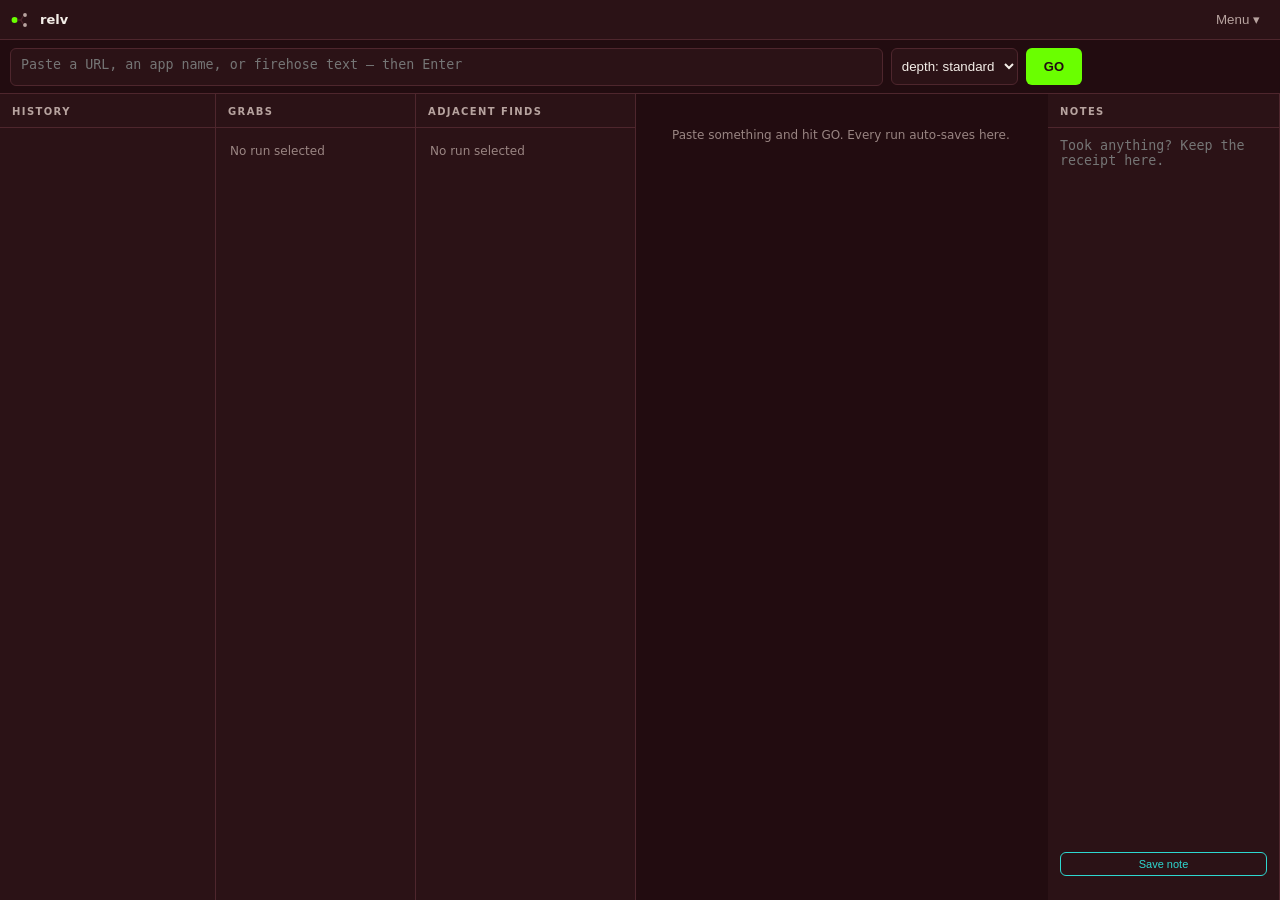
<file: src/relv/ui_assets/index.html>
<!DOCTYPE html>
<html lang="en">
<head>
<meta charset="utf-8">
<title>relv</title>
<style>
:root{
  --bg:#220C10; --panel:#2B1216; --hover:#3A1A20; --hair:#4E262D;
  --type:#F4EEE8; --type2:#B7A39F; --lime:#6AFF00; --aqua:#2ED7D0;
  --mag:#E84EC8; --ivory:#F3E6C8;
}
*{margin:0;padding:0;box-sizing:border-box}
html,body{height:100%;overflow:hidden}
body{background:var(--bg);color:var(--type);font:13px/1.5 "Segoe UI",system-ui,sans-serif}
::-webkit-scrollbar{width:9px;height:9px}
::-webkit-scrollbar-thumb{background:var(--hair);border-radius:4px}
::-webkit-scrollbar-track{background:transparent}

/* ---- app frame ---- */
#app{display:grid;height:100%;
  grid-template-rows:40px 1fr;
  grid-template-columns:216px 200px 220px 1fr 232px;
  grid-template-areas:
    "topbar topbar topbar topbar topbar"
    "hist grabs finds work notes";}
#topbar{grid-area:topbar;display:flex;align-items:center;gap:8px;
  background:var(--panel);border-bottom:1px solid var(--hair);padding:0 10px}
#logo{display:flex;align-items:center;gap:8px;font-weight:600;color:var(--type)}
#logo svg{margin-right:2px}
#topbar .spacer{flex:1}
#inputbar{grid-column:1/-1;background:var(--bg);padding:8px 10px;border-bottom:1px solid var(--hair);
  display:flex;gap:8px}
#app{grid-template-rows:40px 54px 1fr;
  grid-template-areas:"topbar topbar topbar topbar topbar" "inputbar inputbar inputbar inputbar inputbar" "hist grabs finds work notes"}

/* ---- sidebars ---- */
.side{background:var(--panel);border-right:1px solid var(--hair);overflow-y:auto;
  display:flex;flex-direction:column}
.side h3{font-size:10px;letter-spacing:.14em;text-transform:uppercase;color:var(--type2);
  padding:10px 12px 8px;border-bottom:1px solid var(--hair);position:sticky;top:0;background:var(--panel);z-index:2}
#hist{grid-area:hist} #grabs{grid-area:grabs} #finds{grid-area:finds} #notes{grid-area:notes}

.item{padding:8px 12px;cursor:pointer;border-bottom:1px solid var(--hair);border-left:2px solid transparent}
.item:hover{background:var(--hover)}
.item.sel{background:var(--hover);border-left-color:var(--lime)}
.item .t{color:var(--type);font-size:12px;line-height:1.35;
  display:-webkit-box;-webkit-line-clamp:2;-webkit-box:orient:vertical;overflow:hidden}
.item .m{color:var(--type2);font-size:10px;margin-top:3px;display:flex;gap:6px;align-items:center}
.badge{display:inline-block;padding:0 6px;border-radius:8px;font-size:9px;font-weight:600;letter-spacing:.06em}
.badge.product{background:var(--lime);color:#220C10}
.badge.aspect{background:transparent;color:var(--aqua);border:1px solid var(--aqua)}
.badge.none{background:transparent;color:var(--type2);border:1px solid var(--hair)}

/* grabs panel entries */
.item .gname{font-size:11.5px;color:var(--type)}
.item .gsub{font-size:10px;color:var(--type2);margin-top:2px;
  display:-webkit-box;-webkit-line-clamp:2;-webkit-box:orient:vertical;overflow:hidden}

/* finds entries highlight target app names */
mark{background:transparent;color:var(--mag);font-weight:600}

/* ---- input bar ---- */
#q{flex:1;background:var(--panel);color:var(--type);border:1px solid var(--hair);border-radius:6px;
  padding:8px 10px;font:13px/1.4 inherit;resize:none;height:38px}
#q:focus{outline:none;border-color:var(--lime)}
#go{background:var(--lime);color:#220C10;border:none;border-radius:6px;padding:0 18px;
  font-weight:700;font-size:13px;cursor:pointer}
#go:disabled{opacity:.45;cursor:default}
#depth{background:var(--panel);color:var(--type);border:1px solid var(--hair);border-radius:6px;padding:6px}
#status{color:var(--type2);font-size:11px;align-self:center;min-width:180px;text-align:right}

/* ---- workspace ---- */
#work{grid-area:work;overflow-y:auto;padding:18px 22px;background:var(--bg)}
#work h2{font-size:15px;margin-bottom:2px;color:var(--type)}
#work .meta{color:var(--type2);font-size:11px;margin-bottom:14px}
#work .summary{margin:12px 0 18px;color:var(--type);font-size:13.5px;line-height:1.65;
  border-left:2px solid var(--hair);padding-left:12px}
#work h4{font-size:11px;letter-spacing:.14em;text-transform:uppercase;color:var(--type2);
  margin:18px 0 8px}
.grab{background:var(--panel);border:1px solid var(--hair);border-radius:8px;padding:10px 12px;margin-bottom:8px}
.grab .gh{display:flex;gap:8px;align-items:center;margin-bottom:4px}
.grab .gw{color:var(--type);font-size:12.5px;font-weight:600}
.grab .gy{color:var(--type2);font-size:11.5px;line-height:1.5}
.findcard{background:var(--panel);border:1px solid var(--hair);border-radius:8px;padding:10px 12px;margin-bottom:8px}
.findcard .fh{display:flex;justify-content:space-between;align-items:baseline;gap:8px}
.findcard .fn{color:var(--type);font-size:12.5px;font-weight:600;cursor:pointer}
.findcard .fn:hover{color:var(--lime)}
.findcard .fu{color:var(--aqua);font-size:10.5px;text-decoration:none;word-break:break-all}
.findcard .ff{color:var(--type2);font-size:11px;margin-top:4px;line-height:1.5}
.degr{background:var(--hover);border:1px solid var(--hair);border-radius:6px;color:var(--ivory);
  padding:8px 12px;font-size:11.5px;margin:8px 0}
.empty{color:var(--type2);font-size:12px;padding:14px;opacity:.8}

/* ---- notes ---- */
#noteta{flex:1;background:transparent;border:none;color:var(--type);font:12.5px/1.55 inherit;
  padding:10px 12px;resize:none;outline:none}
#notesave{margin:8px 12px;background:transparent;color:var(--aqua);border:1px solid var(--aqua);
  border-radius:6px;padding:5px 10px;font-size:11px;cursor:pointer}
#notesave:hover{background:var(--aqua);color:#220C10}
#notefoot{padding:6px 12px 10px;color:var(--type2);font-size:10px}

/* topbar menu */
.menu{position:relative}
.menu>button{background:transparent;border:none;color:var(--type2);font:12px inherit;
  padding:4px 10px;border-radius:4px;cursor:pointer}
.menu>button:hover{background:var(--hover);color:var(--type)}
.menu .pop{display:none;position:absolute;top:100%;left:0;background:var(--hover);
  border:1px solid var(--hair);border-radius:6px;min-width:210px;z-index:10;padding:4px}
.menu.open .pop{display:block}
.pop div{padding:7px 10px;border-radius:4px;cursor:pointer;font-size:12px;color:var(--type)}
.pop div:hover{background:var(--panel)}
.pop .k{color:var(--type2);font-size:10px;float:right;margin-left:8px}
.pop .kv{display:flex;justify-content:space-between}
.pop .dot{width:7px;height:7px;border-radius:50%;display:inline-block;margin-right:6px}
.dot.on{background:var(--lime)} .dot.off{background:var(--hair)}

@media (max-width:1100px){ #app{grid-template-columns:170px 0 0 1fr 200px} #grabs,#finds{display:none} }
</style>
</head>
<body>
<div id="app">
  <div id="topbar">
    <div id="logo">
      <svg width="20" height="20" viewBox="0 0 24 24" fill="none">
        <circle cx="5.5" cy="12" r="3.6" fill="#6AFF00"/>
        <circle cx="18" cy="6" r="2.3" fill="#B7A39F"/>
        <circle cx="18" cy="18" r="2.3" fill="#B7A39F"/>
        <path d="M8.9 12 H13 M13 12 L15.9 7.5 M13 12 L15.9 16.5" stroke="#4E262D" stroke-width="1.6"/>
      </svg>
      relv
    </div>
    <div class="spacer"></div>
    <div class="menu" id="menu">
      <button>Menu ▾</button>
      <div class="pop">
        <div onclick="loadProfile()">Profile</div>
        <div onclick="alert('relv v1.1 — the UI is a beta shell over the same pipeline the CLI runs.')">About</div>
        <div class="kv" id="keysrow">Keys <span id="keys" class="k">…</span></div>
      </div>
    </div>
  </div>

  <div id="inputbar">
    <textarea id="q" placeholder="Paste a URL, an app name, or firehose text — then Enter" rows="2"></textarea>
    <select id="depth">
      <option value="">depth: standard</option>
      <option value="picky">picky</option>
      <option value="broad">broad</option>
    </select>
    <button id="go" onclick="run()">GO</button>
    <div id="status"></div>
  </div>

  <div class="side" id="hist"><h3>History</h3><div id="histlist"></div></div>
  <div class="side" id="grabs"><h3>Grabs</h3><div id="grabslist"><div class="empty">No run selected</div></div></div>
  <div class="side" id="finds"><h3>Adjacent finds</h3><div id="findslist"><div class="empty">No run selected</div></div></div>

  <div id="work"><div class="empty">Paste something and hit GO. Every run auto-saves here.</div></div>

  <div class="side" id="notes">
    <h3>Notes</h3>
    <textarea id="noteta" placeholder="Took anything? Keep the receipt here."></textarea>
    <button id="notesave" onclick="saveNote()">Save note</button>
    <div id="notefoot"></div>
  </div>
</div>

<script>
let current = null;       // full run output of selected run
let currentId = null;

const $ = id => document.getElementById(id);
window.tick = msg => { $("status").textContent = msg; };

// ---- history ----
async function refreshHistory(){
  const runs = JSON.parse(await window.pywebview.api.list_runs());
  $("histlist").innerHTML = runs.map(r => `
    <div class="item" id="h${r.id}" onclick="openRun(${r.id})">
      <div class="t">${esc(r.input)}</div>
      <div class="m">
        <span class="badge ${r.verdict_rollup}">${r.verdict_rollup.toUpperCase()}</span>
        <span>${(r.created_at||'').slice(5,10)}</span>
        ${r.notes ? '<span style="color:var(--mag)">✎</span>' : ''}
      </div>
    </div>`).join('') || '<div class="empty">No runs yet</div>';
}

async function openRun(id){
  currentId = id;
  const r = JSON.parse(await window.pywebview.api.get_run(id));
  current = JSON.parse(r.output_json);
  document.querySelectorAll("#histlist .item").forEach(e=>e.classList.remove("sel"));
  const el = $("h"+id); if(el) el.classList.add("sel");
  render(current);
  $("noteta").value = r.notes || "";
  $("notefoot").textContent = "run #"+id+" · "+(r.created_at||"").slice(0,16).replace("T"," ");
}

// ---- render a run into workspace + sidebars ----
function render(out){
  const v = out.verdict, a = out.adjacency, m = out._meta;
  const top = (v.grabs||[]).find(g=>g.type!=="none");
  const roll = top ? top.type : "none";

  $("work").innerHTML = `
    <h2>${esc((m.input||"").slice(0,120))}</h2>
    <div class="meta">${m.input_kind} · ${m.model} · ${m.depth} · ${(m.when||"").slice(0,16).replace("T"," ")}
      &nbsp; <span class="badge ${roll}">${roll.toUpperCase()}</span></div>
    ${ (m.degradation_notes||[]).length ? `<div class="degr">${m.degradation_notes.map(esc).join("<br>")}</div>` : "" }
    <div class="summary">${esc(v.content_summary||"")}</div>
    <h4>Grabs</h4>
    ${(v.grabs||[]).map((g,i)=>`
      <div class="grab" id="g${i}">
        <div class="gh"><span class="badge ${g.type}">${g.type.toUpperCase()}</span>
        <span class="gw" id="gw${i}">${esc(g.what)}</span></div>
        <div class="gy">${esc(g.why||"")}</div>
      </div>`).join("")}
    <h4>Aspects</h4>
    ${(v.aspects||[]).map(x=>`<div class="findcard" style="padding:6px 12px">${esc(x)}</div>`).join("")}
    <h4>Adjacent finds</h4>
    ${a.reason ? `<div class="degr">${esc(a.reason)}</div>` : (a.finds||[]).map((f,j)=>`
      <div class="findcard" id="f${j}">
        <div class="fh"><span class="fn" onclick="jump('gw${j*99}0')">${esc(f.name)}</span>
        <a class="fu" href="${esc(f.url)}" target="_blank">${esc(f.url)}</a></div>
        <div class="ff">${esc(f.what_it_is||"")}</div>
        <div class="ff" style="color:var(--aqua)">angle: ${esc(f.different_angle||"")}</div>
        <div class="ff">why: ${esc(f.why_relevant_to_profile||"")}</div>
      </div>`).join("")}
    ${(a.finds||[]).some(f=>f.url_status==="flagged") ? `<div class="degr">⚠ flagged URLs: ${a.finds.filter(f=>f.url_status==="flagged").map(f=>esc(f.url)).join(", ")}</div>`:""}
  `;

  // sidebar 2: grabs (app mentions)
  $("grabslist").innerHTML = (v.grabs||[]).map((g,i)=>`
    <div class="item" onclick="flash('gw${i*99}0','g${i}')">
      <span class="badge ${g.type}">${g.type.toUpperCase()}</span>
      <div class="gname" id="gw${i*99}0">${esc(g.what)}</div>
      <div class="gsub">${esc(g.why||"")}</div>
    </div>`).join("") || '<div class="empty">No grabs</div>';

  // sidebar 3: adjacent finds
  $("findslist").innerHTML = (a.finds||[]).map((f,j)=>`
    <div class="item" onclick="jumpToF(${j})">
      <div class="gname" id="fw${j}">${esc(f.name)}</div>
      <div class="gsub">${esc((f.different_angle||"").slice(0,90))}</div>
    </div>`).join("") || `<div class="empty">${a.reason?esc(a.reason):"No finds"}</div>`;
}

// ---- cross-highlight: click sidebar item -> scroll+flash in workspace ----
function flash(workspaceId, cardId){
  jump(workspaceId); const c=$(cardId); if(c){c.style.borderColor="var(--lime)";
    setTimeout(()=>c.style.borderColor="var(--hair)",1200);}
}
function jump(id){const el=$(id); if(el) el.scrollIntoView({behavior:"smooth",block:"center"});}
function jumpToF(j){jump("f"+j);}

// ---- notes ----
async function saveNote(){
  if(currentId==null) return;
  await window.pywebview.api.save_note(currentId, $("noteta").value);
  $("notefoot").textContent = "saved " + new Date().toLocaleTimeString();
  refreshHistory();
}

// ---- run pipeline ----
async function run(){
  const text = $("q").value.trim(); if(!text) return;
  $("go").disabled = true; $("status").textContent = "Starting…";
  const depth = $("depth").value || null;
  const res = JSON.parse(await window.pywebview.api.run(text, depth, null));
  $("go").disabled = false;
  if(!res.ok){ $("status").textContent = "Failed"; alert("relv error:\n"+res.error); return; }
  current = res.run; currentId = res.run._run_id;
  render(current);
  $("noteta").value = "";
  refreshHistory().then(()=>{ const el=$("h"+currentId); if(el) el.classList.add("sel"); });
}

// ---- misc ----
async function loadProfile(){
  const p = await window.pywebview.api.get_profile();
  alert(p ? "Your profile (edit profile.md in the relv UI folder):\n\n"+p.slice(0,1500) : "No profile loaded");
}
async function loadKeys(){
  const k = JSON.parse(await window.pywebview.api.get_keys_status());
  $("keys").innerHTML = ["openrouter","tavily","exa"].map(n =>
    `<span class="dot ${k[n]?"on":"off"}"></span>${n}`).join(" ");
}
document.addEventListener("click", e=>{
  const menu = $("menu");
  if(!menu.contains(e.target)) menu.classList.remove("open");
});
$("menu").querySelector("button").onclick = ()=> $("menu").classList.toggle("open");

$("q").addEventListener("keydown", e=>{
  if(e.key==="Enter" && !e.shiftKey){ e.preventDefault(); run(); }
});

function esc(s){return (s??"").toString().replace(/[&<>"']/g, c=>({"&":"&amp;","<":"&lt;",">":"&gt;",'"':"&quot;","'":"&#39;"}[c]))}

window.addEventListener("pywebviewready", ()=>{ refreshHistory(); loadKeys(); });
</script>
</body>
</html>
</file>
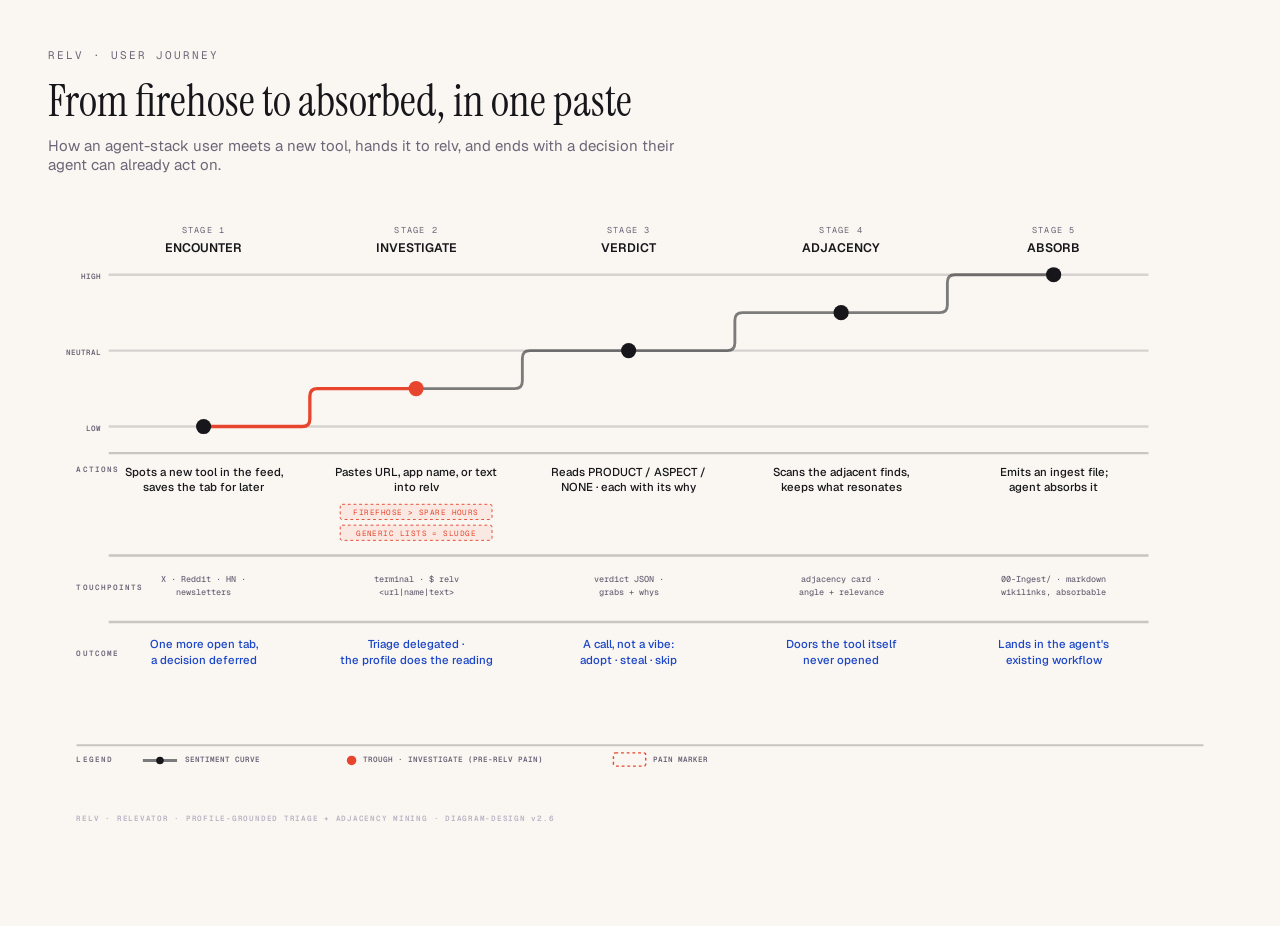
<file: docs/relv-user-journey.html>
<!DOCTYPE html>
<html lang="en">
<head>
<meta charset="UTF-8">
<title>relv — user journey</title>
<link href="https://fonts.googleapis.com/css2?family=Instrument+Serif:ital@0;1&family=Geist:wght@400;500;600&family=Geist+Mono:wght@400;500;600&display=swap" rel="stylesheet">
<style>
  :root {
    --paper: #faf7f2;
    --ink: #17161a;
    --muted: #6b6678;
    --soft: #b9b3c4;
    --accent: #e8452e;
    --accent-tint: rgba(232, 69, 46, 0.08);
    --link: #1c46c8;
    --rule: rgba(23, 22, 26, 0.10);
  }
  * { margin: 0; padding: 0; box-sizing: border-box; }
  body { background: var(--paper); color: var(--ink); font-family: 'Geist', sans-serif; padding: 48px; }
  .eyebrow { font-family: 'Geist Mono', monospace; font-size: 11px; letter-spacing: 0.18em; text-transform: uppercase; color: var(--muted); }
  h1 { font-family: 'Instrument Serif', serif; font-size: 44px; font-weight: 400; margin: 10px 0 6px; }
  .subtitle { font-family: 'Geist', sans-serif; font-size: 15px; color: var(--muted); margin-bottom: 40px; max-width: 640px; }
  svg { display: block; max-width: 1248px; }
</style>
</head>
<body>
<p class="eyebrow">relv · user journey</p>
<h1>From firehose to absorbed, in one paste</h1>
<p class="subtitle">How an agent-stack user meets a new tool, hands it to relv, and ends with a decision their agent can already act on.</p>

<svg viewBox="0 0 1248 700" role="img" aria-labelledby="relvj-title relvj-desc" width="100%">
  <title id="relvj-title">relv user journey: encounter to absorb</title>
  <desc id="relvj-desc">A five-stage journey map for an agent-stack user: Encounter (low sentiment), Investigate (medium-low, the trough), Verdict (neutral), Adjacency (medium-high), Absorb (high). relv converts firehose triage pain into a grounded verdict, adjacent finds, and an ingest-ready file the user's agent absorbs.</desc>

  <!-- ===== Stage headers (y 0..56) — cols at x 64/288/512/736/960, width 200, centers 164/388/612/836/1060 ===== -->
  <g font-family="'Geist Mono', monospace" font-size="9" letter-spacing="0.14em" fill="#6b6678" text-anchor="middle">
    <text x="164" y="20">STAGE 1</text>
    <text x="388" y="20">STAGE 2</text>
    <text x="612" y="20">STAGE 3</text>
    <text x="836" y="20">STAGE 4</text>
    <text x="1060" y="20">STAGE 5</text>
  </g>
  <g font-family="'Geist', sans-serif" font-size="13" font-weight="600" fill="#17161a" text-anchor="middle">
    <text x="164" y="40">ENCOUNTER</text>
    <text x="388" y="40">INVESTIGATE</text>
    <text x="612" y="40">VERDICT</text>
    <text x="836" y="40">ADJACENCY</text>
    <text x="1060" y="40">ABSORB</text>
  </g>

  <!-- ===== Sentiment band (y 64..224). Levels: HIGH 64 / MED-HIGH 104 / NEUTRAL 144 / MED-LOW 184 / LOW 224 ===== -->
  <g font-family="'Geist Mono', monospace" font-size="8" font-weight="600" fill="#6b6678" text-anchor="end">
    <text x="56" y="69">HIGH</text>
    <text x="56" y="149">NEUTRAL</text>
    <text x="56" y="229">LOW</text>
  </g>
  <g stroke="rgba(23,22,26,0.16)" stroke-width="2.5">
    <line x1="64" y1="64" x2="1160" y2="64"/>
    <line x1="64" y1="144" x2="1160" y2="144"/>
    <line x1="64" y1="224" x2="1160" y2="224"/>
  </g>

  <!-- Sentiment curve: LOW 224 → MED-LOW 184 → NEUTRAL 144 → MED-HIGH 104 → HIGH 64.
       Trough = Stage 2 (Investigate). Incoming segment (dot1→dot2) + trough dot = accent. -->
  <path d="M 164 224 H 268 Q 276 224 276 216 V 192 Q 276 184 284 184 H 388" fill="none" stroke="#e8452e" stroke-width="3.5"/>
  <path d="M 388 184 H 492 Q 500 184 500 176 V 152 Q 500 144 508 144 H 612" fill="none" stroke="rgba(23,22,26,0.55)" stroke-width="3"/>
  <path d="M 612 144 H 716 Q 724 144 724 136 V 112 Q 724 104 732 104 H 836" fill="none" stroke="rgba(23,22,26,0.55)" stroke-width="3"/>
  <path d="M 836 104 H 940 Q 948 104 948 96 V 72 Q 948 64 956 64 H 1060" fill="none" stroke="rgba(23,22,26,0.55)" stroke-width="3"/>
  <circle cx="164" cy="224" r="8" fill="#17161a"/>
  <circle cx="388" cy="184" r="8" fill="#e8452e"/>
  <circle cx="612" cy="144" r="8" fill="#17161a"/>
  <circle cx="836" cy="104" r="8" fill="#17161a"/>
  <circle cx="1060" cy="64" r="8" fill="#17161a"/>

  <!-- ===== ACTIONS band (y 252..360) ===== -->
  <line x1="64" y1="252" x2="1160" y2="252" stroke="rgba(23,22,26,0.22)" stroke-width="2.5"/>
  <text x="30" y="272" font-family="'Geist Mono', monospace" font-size="8" font-weight="600" fill="#6b6678" letter-spacing="0.14em">ACTIONS</text>
  <g font-family="'Geist', sans-serif" font-size="12" font-weight="500" fill="#17161a" text-anchor="middle">
    <text x="164" y="276">Spots a new tool in the feed,</text>
    <text x="164" y="292">saves the tab for later</text>
    <text x="388" y="276">Pastes URL, app name, or text</text>
    <text x="388" y="292">into relv</text>
    <text x="612" y="276">Reads PRODUCT / ASPECT /</text>
    <text x="612" y="292">NONE · each with its why</text>
    <text x="836" y="276">Scans the adjacent finds,</text>
    <text x="836" y="292">keeps what resonates</text>
    <text x="1060" y="276">Emits an ingest file;</text>
    <text x="1060" y="292">agent absorbs it</text>
  </g>
  <!-- Pain markers (trough column, under its actions cell) — max 2 -->
  <rect x="308" y="306" width="160" height="16" rx="2" fill="rgba(232,69,46,0.08)" stroke="#e8452e" stroke-width="1" stroke-dasharray="3,3"/>
  <text x="388" y="317" font-family="'Geist Mono', monospace" font-size="8" fill="#e8452e" text-anchor="middle" letter-spacing="0.06em">FIREFHOSE &gt; SPARE HOURS</text>
  <rect x="308" y="328" width="160" height="16" rx="2" fill="rgba(232,69,46,0.08)" stroke="#e8452e" stroke-width="1" stroke-dasharray="3,3"/>
  <text x="388" y="339" font-family="'Geist Mono', monospace" font-size="8" fill="#e8452e" text-anchor="middle" letter-spacing="0.06em">GENERIC LISTS = SLUDGE</text>

  <!-- ===== TOUCHPOINTS band (y 360..430) ===== -->
  <line x1="64" y1="360" x2="1160" y2="360" stroke="rgba(23,22,26,0.22)" stroke-width="2.5"/>
  <text x="30" y="396" font-family="'Geist Mono', monospace" font-size="8" font-weight="600" fill="#6b6678" letter-spacing="0.14em">TOUCHPOINTS</text>
  <g font-family="'Geist Mono', monospace" font-size="9" font-weight="500" fill="#6b6678" text-anchor="middle">
    <text x="164" y="388">X · Reddit · HN ·</text>
    <text x="164" y="402">newsletters</text>
    <text x="388" y="388">terminal · $ relv</text>
    <text x="388" y="402">&lt;url|name|text&gt;</text>
    <text x="612" y="388">verdict JSON ·</text>
    <text x="612" y="402">grabs + whys</text>
    <text x="836" y="388">adjacency card ·</text>
    <text x="836" y="402">angle + relevance</text>
    <text x="1060" y="388">00-Ingest/ · markdown</text>
    <text x="1060" y="402">wikilinks, absorbable</text>
  </g>

  <!-- ===== OUTCOME band (y 430..500) ===== -->
  <line x1="64" y1="430" x2="1160" y2="430" stroke="rgba(23,22,26,0.22)" stroke-width="2.5"/>
  <text x="30" y="466" font-family="'Geist Mono', monospace" font-size="8" font-weight="600" fill="#6b6678" letter-spacing="0.14em">OUTCOME</text>
  <g font-family="'Geist', sans-serif" font-size="12" font-weight="500" fill="#1c46c8" text-anchor="middle">
    <text x="164" y="458">One more open tab,</text>
    <text x="164" y="474">a decision deferred</text>
    <text x="388" y="458">Triage delegated ·</text>
    <text x="388" y="474">the profile does the reading</text>
    <text x="612" y="458">A call, not a vibe:</text>
    <text x="612" y="474">adopt · steal · skip</text>
    <text x="836" y="458">Doors the tool itself</text>
    <text x="836" y="474">never opened</text>
    <text x="1060" y="458">Lands in the agent's</text>
    <text x="1060" y="474">existing workflow</text>
  </g>

  <!-- ===== Legend strip ===== -->
  <line x1="30" y1="560" x2="1218" y2="560" stroke="rgba(23,22,26,0.22)" stroke-width="2"/>
  <text x="30" y="578" font-family="'Geist Mono', monospace" font-size="8" font-weight="600" fill="#6b6678" letter-spacing="0.14em">LEGEND</text>
  <line x1="100" y1="576" x2="136" y2="576" stroke="rgba(23,22,26,0.55)" stroke-width="3"/>
  <circle cx="118" cy="576" r="4" fill="#17161a"/>
  <text x="144" y="578" font-family="'Geist Mono', monospace" font-size="8" font-weight="600" fill="#6b6678">SENTIMENT CURVE</text>
  <circle cx="320" cy="576" r="5" fill="#e8452e"/>
  <text x="332" y="578" font-family="'Geist Mono', monospace" font-size="8" font-weight="600" fill="#6b6678">TROUGH · INVESTIGATE (PRE-RELV PAIN)</text>
  <rect x="596" y="568" width="34" height="14" rx="2" fill="none" stroke="#e8452e" stroke-width="1.5" stroke-dasharray="3,3"/>
  <text x="638" y="578" font-family="'Geist Mono', monospace" font-size="8" font-weight="600" fill="#6b6678">PAIN MARKER</text>

  <!-- Colophon -->
  <text x="30" y="640" font-family="'Geist Mono', monospace" font-size="8" font-weight="600" fill="#b9b3c4" letter-spacing="0.10em">RELV · RELEVATOR · PROFILE-GROUNDED TRIAGE + ADJACENCY MINING · DIAGRAM-DESIGN v2.6</text>
</svg>
</body>
</html>
</file>
